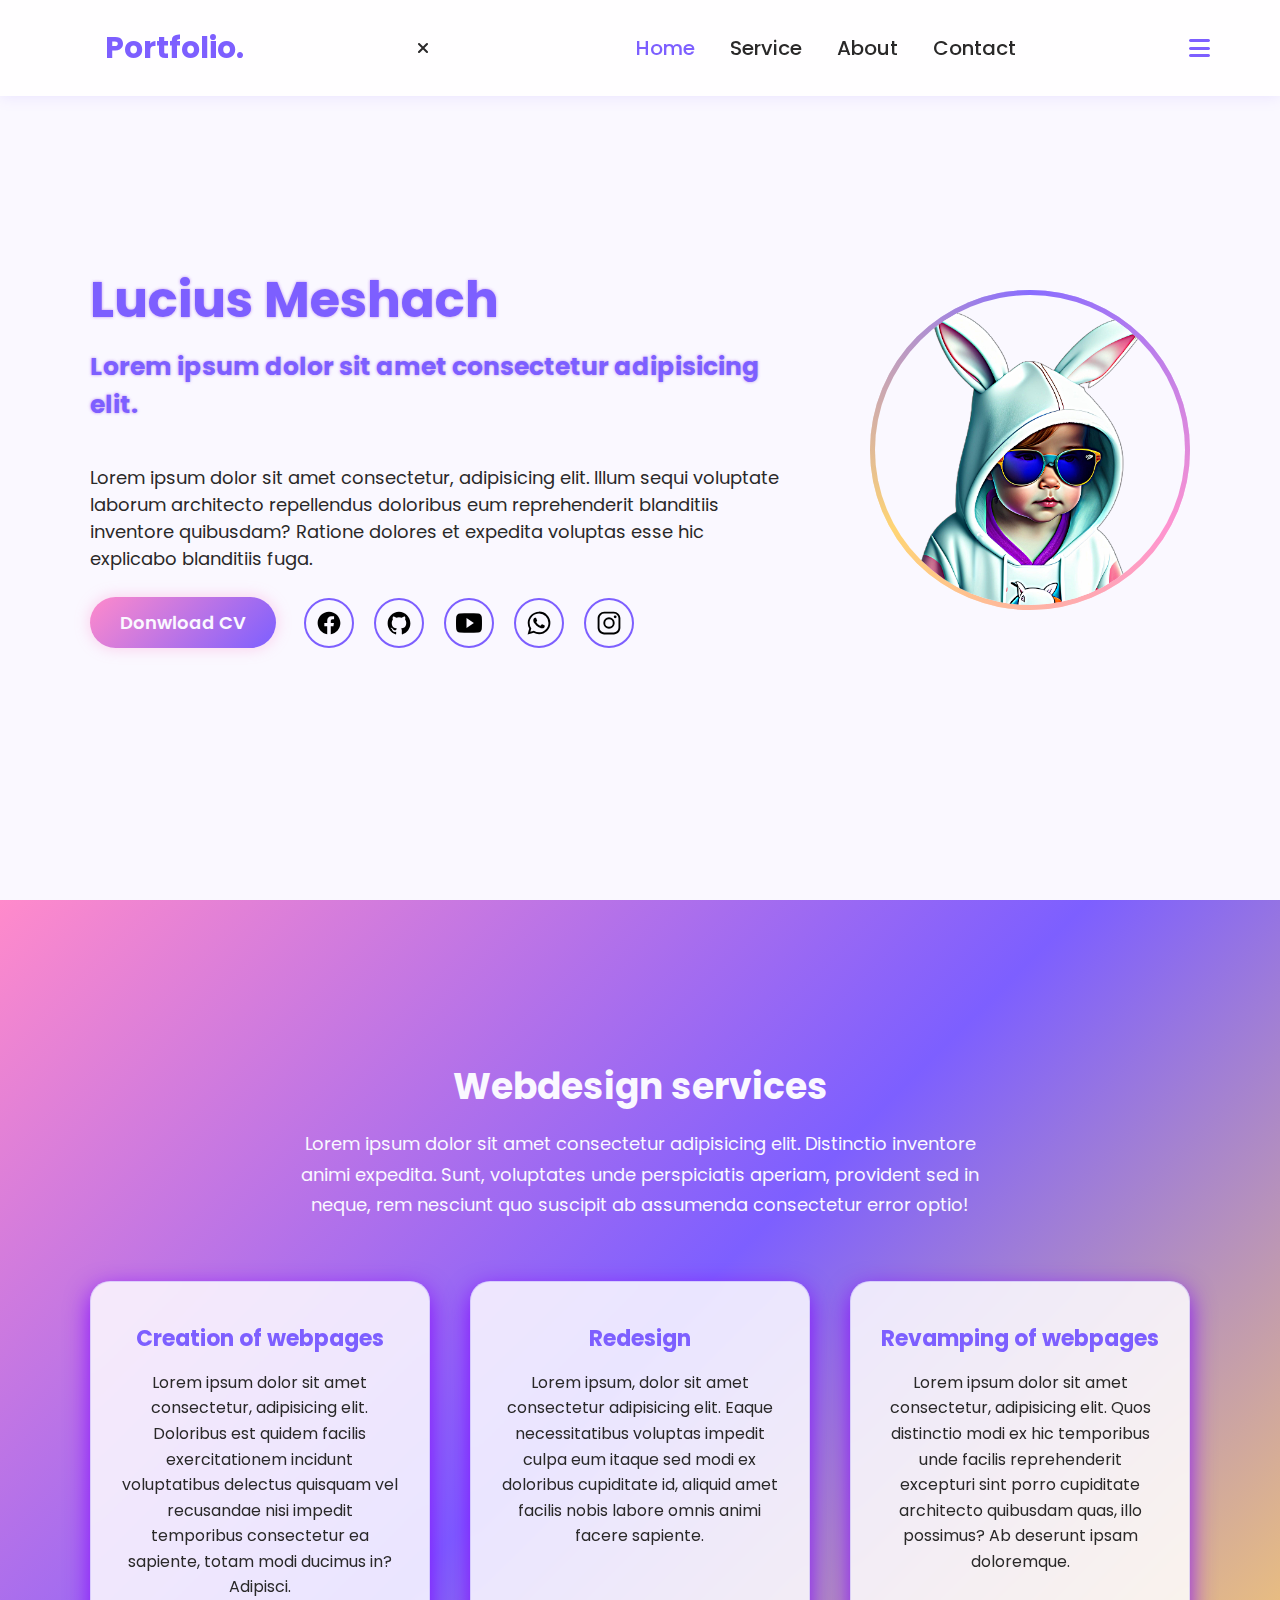
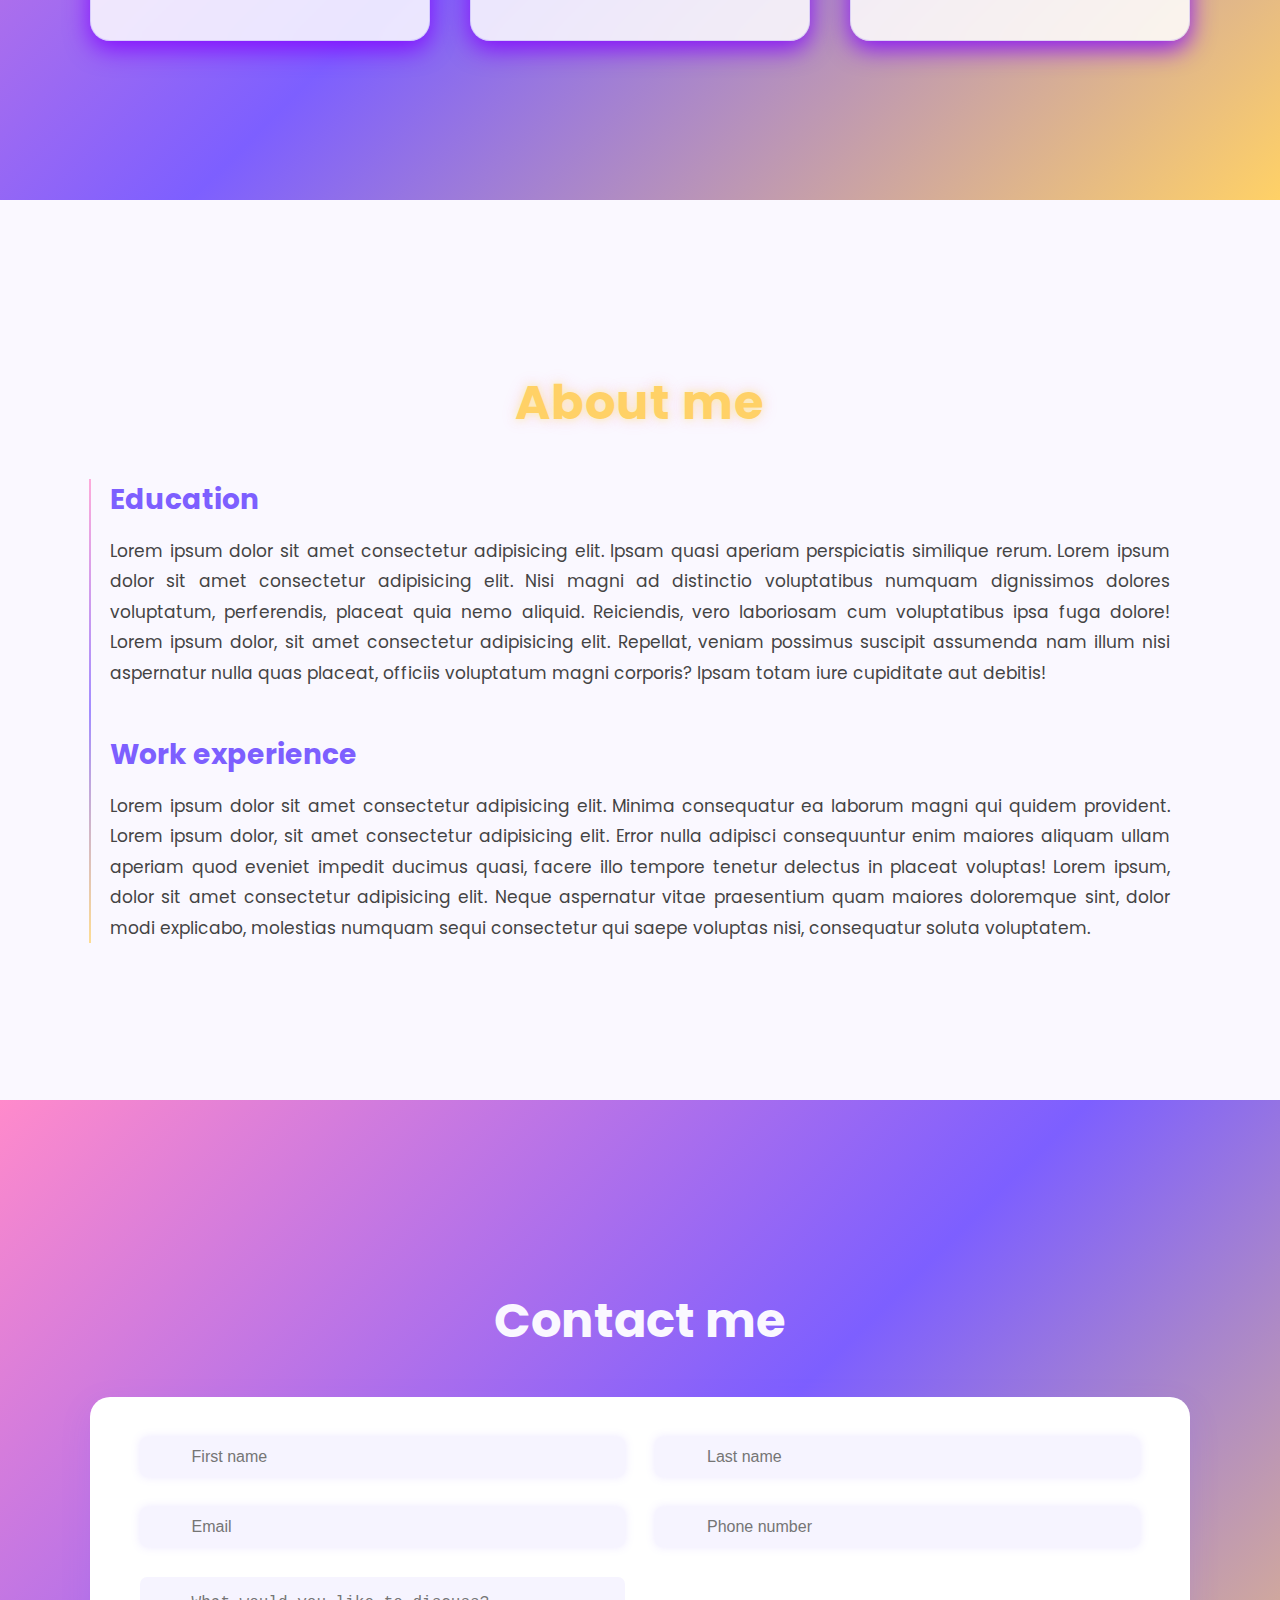
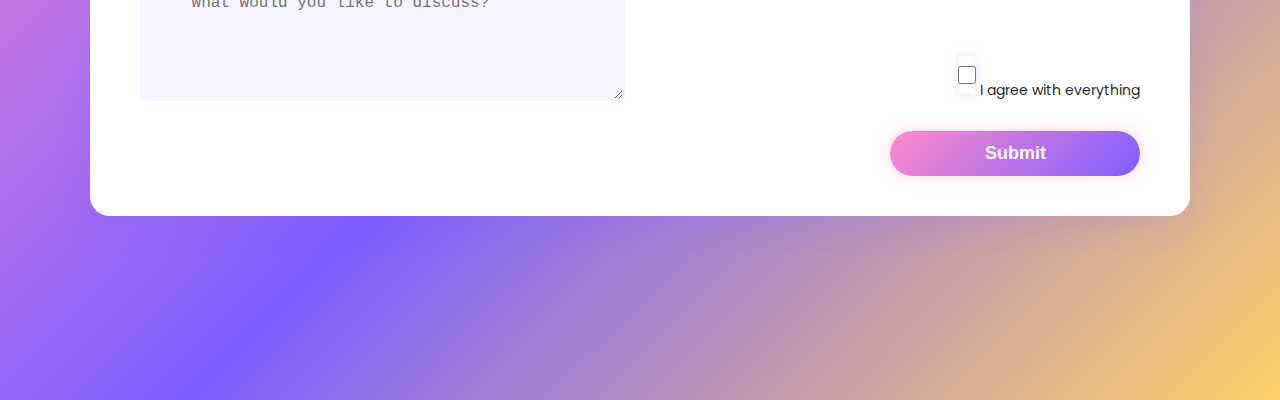
<file: portfolio3.html>
<!DOCTYPE html>
<html lang="zxx">
<head>
    <meta charset="UTF-8">
    <meta name="viewport" content="width=device-width, initial-scale=1.0">
    <link rel="stylesheet" href="portfolio2.css">
    <link rel="stylesheet" href="https://cdnjs.cloudflare.com/ajax/libs/font-awesome/6.5.0/css/all.min.css">
    <title>Document</title>
</head>
<body>
    <nav class="navbar">
        <a href="#" class="logo">Portfolio.</a>
        <div id="nav_links">
            <i class="fa fa-times" onclick="hideMenu()"></i>
        </div>
        <ul>
            <li class="active"><a href="#">Home</a></li>
            <li><a href="#service">Service</a></li>
            <li><a href="#about">About</a></li>
            <li><a href="#contact">Contact</a></li>
        </ul>
        <div id="nav_links">
            <i class="fa fa-bars" onclick="showMenu()"></i>
        </div>
    </nav>

    <section class="home">
        <div class="home-info">
            <h1>Lucius Meshach</h1>
            <h2>Lorem ipsum dolor sit amet consectetur adipisicing elit. </h2>
            <p>Lorem ipsum dolor sit amet consectetur, adipisicing elit. Illum sequi voluptate laborum architecto repellendus doloribus eum reprehenderit blanditiis inventore quibusdam? Ratione dolores et expedita voluptas esse hic explicabo blanditiis fuga.</p>
            <div class="btn-sci">
                <a href="#" class="btn">Donwload CV</a>
                <div class="sci">
                    <a href=""><img src="portfolio_images/logo-facebook.svg" alt="facebook"></a>
                    <a href=""><img src="portfolio_images/logo-github.svg" alt="github"></a>
                    <a href=""><img src="portfolio_images/logo-youtube.svg" alt="youtube"></a>
                    <a href=""><img src="portfolio_images/logo-whatsapp.svg" alt="whatsapp"></a>
                    <a href=""><img src="portfolio_images/logo-instagram.svg" alt="instagram"></a>
                </div>
            </div>
        </div>

        <div class="home-img">
            <div class="img-box">
                <div class="img-item">
                    <img src="portfolio_images/person_portfolio.png" alt="">
                </div>
            </div>
        </div>
    </section>

    <main>
        <!-- FEATURES SECTION -->
        <section id="service" class="feature-section">
            <div class="description">
                <h2>Webdesign services</h2>
                <p class="intro">
                Lorem ipsum dolor sit amet consectetur adipisicing elit. Distinctio inventore animi expedita. Sunt, voluptates unde perspiciatis aperiam, provident sed in neque, rem nesciunt quo suscipit ab assumenda consectetur error optio!
                </p>
            </div>
            

            <div class="features">
                <div class="feature-card">
                    <h3>Creation of webpages</h3>
                    <p>Lorem ipsum dolor sit amet consectetur, adipisicing elit. Doloribus est quidem facilis exercitationem incidunt voluptatibus delectus quisquam vel recusandae nisi impedit temporibus consectetur ea sapiente, totam modi ducimus in? Adipisci.</p>
                </div>

                <div class="feature-card">
                    <h3>Redesign</h3>
                    <p>Lorem ipsum, dolor sit amet consectetur adipisicing elit. Eaque necessitatibus voluptas impedit culpa eum itaque sed modi ex doloribus cupiditate id, aliquid amet facilis nobis labore omnis animi facere sapiente.</p>
                </div>

                <div class="feature-card">
                    <h3>Revamping of webpages</h3>
                    <p>Lorem ipsum dolor sit amet consectetur, adipisicing elit. Quos distinctio modi ex hic temporibus unde facilis reprehenderit excepturi sint porro cupiditate architecto quibusdam quas, illo possimus? Ab deserunt ipsam doloremque.</p>
                </div>
            </div>
        </section>

        <section id="about" class="about-me">
            <div> <h2>About me</h2> </div>
            
            <div class="about-section">
                <div class="about-education">
                    <h3>Education</h3>
                    <p>Lorem ipsum dolor sit amet consectetur adipisicing elit. 
                        Ipsam quasi aperiam perspiciatis similique rerum.
                    Lorem ipsum dolor sit amet consectetur adipisicing elit. 
                    Nisi magni ad distinctio voluptatibus numquam dignissimos dolores 
                    voluptatum, perferendis, placeat quia nemo aliquid. Reiciendis, vero 
                    laboriosam cum voluptatibus ipsa fuga dolore!
                    Lorem ipsum dolor, sit amet consectetur adipisicing elit.
                    Repellat, veniam possimus suscipit assumenda nam illum 
                    nisi aspernatur nulla quas placeat, officiis voluptatum magni 
                    corporis? Ipsam totam iure cupiditate aut debitis!</p>
                </div>
                <div class="about-experience">
                    <h3>Work experience</h3>
                    <p>Lorem ipsum dolor sit amet consectetur adipisicing elit.
                         Minima consequatur ea laborum magni qui quidem provident.
                        Lorem ipsum dolor, sit amet consectetur adipisicing elit. 
                        Error nulla adipisci consequuntur enim maiores aliquam ullam aperiam quod eveniet 
                        impedit ducimus quasi, facere illo tempore tenetur delectus in placeat voluptas!
                        Lorem ipsum, dolor sit amet consectetur adipisicing elit. Neque aspernatur
                        vitae praesentium quam maiores doloremque sint, dolor modi explicabo, molestias 
                        numquam sequi consectetur qui saepe voluptas nisi, consequatur soluta voluptatem.</p>
                </div>
            </div>
        </section>

        <section class="contact_me" id="contact"> 
            <h2>Contact me</h2>
            <form action="mysql/portfolio" method="POST">
                <input id="first_name" type="text" name="First_Name" placeholder="First name" maxlength="50" required>
                <input id="last_name" type="text" name="Last_Name" placeholder="Last name" maxlength="50" required>
                <input id="email" type="email" name="Email" placeholder="Email" maxlength="50" required>
                <input id="phone_number" type="tel" name="Phone_Number" placeholder="Phone number" maxlength="15" required>
                <textarea id="discussion" name="entry" rows="5" placeholder="What would you like to discuss?"></textarea>
                <div class="checkbox">
                    <input id="check" type="checkbox" required>
                    <label for="check">I agree with everything</label>
                </div>
                <button type="submit" class="btn-primary">Submit</button>
            </form>
        </section>
    </main>

<!--------- JavaScript for toggle menu --------->
    <script>

        let navLinks = document.getElementById("nav_links")

        function showMenu() {
            navLinks.style.right = "0";
        }

        function hideMenu() {
            navLinks.style.right = "-200px";
        }

    </script>
</body>
</html>
</file>
<file: portfolio2.css>
@import url('https://fonts.googleapis.com/css2?family=Poppins:ital,wght@0,100;0,200;0,300;0,400;0,500;0,600;0,700;0,800;0,900;1,100;1,200;1,300;1,400;1,500;1,600;1,700;1,800;1,900&display=swap');

:root {
  --pink: #ff8acb;
  --violet: #7d5fff;
  --yellow: #ffd166;
  --dark: #2a2929;
  --bg: #faf8ff;
}

* {
    margin: 0;
    padding: 0;
    box-sizing: border-box;
}

body {
  background: var(--bg);
  color: var(--dark);
  font-family: 'Poppins', sans-serif;
}

html {
  scroll-behavior: smooth;
}

/* NAVBAR CONTENT */

.navbar {
    position: fixed;
    left: 0;
    top: 0;
    width: 100%;
    padding: 25px 70px 25px 105px;
    background: rgba(255, 255, 255, 0.85);
    backdrop-filter: blur(10px);
    display: flex;
    justify-content: space-between;
    align-items: center;
    box-shadow: 0 0 15px rgba(125, 95, 255, 0.15);
    z-index: 1000;
    transition: 1s;
}

  .nav-links .fa {
    display: block;
    font-size: 24px;
    color: var(--violet);
    position: absolute;
    top: 20px;
    right: 20px;
    cursor: pointer;
  }

  nav .fa-bars {
    display: block;
    color: var(--violet);
    font-size: 24px;
    cursor: pointer;
  }

  .nav-links ul {
    display: flex;
    flex-direction: column;
    gap: 25px;
  }

  .nav-links {
    position: fixed;
    background: var(--bg);
    height: 100vh;
    width: 300px;
    top: 0;
    right: -300px;
    flex-direction: column;
    align-items: flex-start;
    padding: 60px 30px;
    transition: 0.5s;
    box-shadow: -5px 0 15px rgba(0,0,0,0.1);
  }

.navbar .logo {
    font-size: 30px;
    font-weight: 700;
    color: var(--violet);
}

.navbar ul {
    display: flex;
}

.navbar ul li {
    list-style: none;
    margin-left: 35px;
}

/*
@media (max-width: 700px) {
  .nav-links {
    position: fixed;
    background: var(--bg);
    height: 100vh;
    width: 300px;
    top: 0;
    right: 0px;
    flex-direction: column;
    align-items: flex-start;
    padding: 60px 30px;
    transition: 0.5s;
    box-shadow: -5px 0 15px rgba(0,0,0,0.1);
  }

  .nav-links.show {
    right: 0;
  }

  .nav-links .fa {
    display: block;
    font-size: 24px;
    color: var(--violet);
    position: absolute;
    top: 20px;
    right: 20px;
    cursor: pointer;
  }

  nav .fa-bars {
    display: block;
    color: var(--violet);
    font-size: 24px;
    cursor: pointer;
  }

  .nav-links ul {
    display: flex;
    flex-direction: column;
    gap: 25px;
  }
}

*/

a {
    font-size: 20px;
    font-weight: 500;
    color: var(--voilet);
    transition: 0.3s;
    text-decoration: none;
}

.navbar ul li a:hover,
.navbar ul li.active a {
    color: var(--violet);
}

.home {
    display: flex;
    align-items: center;
    justify-content: space-between;
    gap: 90px;
    height: 100vh;
    padding: 0px 7%;
    color: var(--violet);
}

.home-info h1,
.home-info h2 {
    font-size: 50px;
    text-shadow: 0 0 3px rgba(125, 95, 255, 0.5),
               0 0 3px rgba(255, 138, 203, 0.3);
}

.home-info h2 {
    font-size: 25px;
    margin-bottom: 40px;
}

.home-info p {
    font-size: 18px;
    margin: 10px 0 25px;
    color: var(--dark)
}

.home-info .btn-sci {
    display: flex;
    align-items: center;
}

.btn {
    display: inline-block;
}

.btn-primary,
.btn {
  background: linear-gradient(135deg, var(--pink), var(--violet));
  color: var(--bg);
  border: none;
  border-radius: 40px;
  padding: 12px 30px;
  font-size: 18px;
  font-weight: 600;
  cursor: pointer;
  box-shadow: 0 0 15px rgba(255, 138, 203, 0.4);
  transition: all 0.5s ease;
}

.btn-primary:hover
 {
  background: linear-gradient(135deg, var(--violet), var(--pink));
  box-shadow: 0 0 20px rgba(125, 95, 255, 0.5);
  transform: translateY(-2px);
}

.btn:hover {
  background: transparent;
  color: var(--violet);
  box-shadow: 0 0 15px var(--violet);
  border: var(--violet) solid transparent;
}

.home-info .btn-sci .sci {
    margin-left: 20px;
}

.sci a {
    display: inline-flex;
    width: 50px;
    padding: 10px;
    justify-content: center;
    align-items: center;
    border: 2px solid var(--violet);
    border-radius: 50%;
    margin: 0 8px;
    transition: 0.5s;
}

.sci a:hover {
    background: #7d5fff;
    box-shadow: 0 0 12px #7d5fff;
}

.img-item img {
    width: 375px;
}

.home-img {
  flex: 1;
  display: flex;
  justify-content: center;
  align-items: center;
}

.home-img .img-box {
    position: relative;
    width: 320px;
    height: 320px;
    border-radius: 50%;
    padding: 5px;
    display: flex;
    justify-content: center;
    align-items: center;
    overflow: hidden;
}

.home-img .img-box::before,
.home-img .img-box::after {
    content: '';
    position: absolute;
    width: 500px;
    height: 500px;
    background: conic-gradient(var(--violet), var(--pink), var(--yellow), var(--violet));
    animation: rotate 8s linear infinite;
    opacity: 0.7;
    z-index: 0;
}

.home-img .img-box .img-item {
    position: relative;
    width: 100%;
    height: 100%;
    background: #faf8ff;
    border-radius: 50%;
    display: flex;
    justify-content: center;
    overflow: hidden;
    z-index: 1;
}

.home-img .img-box .img-item img {
    position: absolute;
    display: block;
    width: 85%;
    object-fit: cover;
}

@keyframes rotate {
  from { transform: rotate(0deg); }
  to { transform: rotate(360deg); }
}

/* FEATURE SECTION */
.feature-section {
  text-align: center;
  min-height: 100vh;
  padding: 120px 7%;
  background: linear-gradient(135deg, var(--pink), var(--violet), var(--yellow));
  display: flex;
  flex-direction: column;
  align-items: center;
  justify-content: center;
}

.feature-section .description {
    text-align: center;
}

.feature-section .description h2 {
  font-size: 36px;
  color: var(--bg);
  margin-bottom: 15px;
}

.feature-section .description p.intro {
  font-size: 18px;
  color: var(--bg);
  max-width: 700px;
  margin: 0 auto 60px;
  line-height: 1.7;
}

.features {
  display: grid;
  grid-template-columns: 1fr 1fr 1fr;
  gap: 40px;
  width: 100%;
  max-width: 1400px;
}

.feature-card {
  background: rgba(255, 255, 255, 0.838);
  border: 1px solid rgba(125, 95, 255, 0.2);
  border-radius: 20px;
  padding: 40px 30px;
  text-align: center;
  box-shadow: 0 8px 25px rgba(132, 0, 255, 0.886);
  transition: 0.4s;
  backdrop-filter: blur(10px);
}

.feature-card:hover {
  transform: translateY(-10px);
  border-color: rgba(125, 95, 255, 0.4);
}

.feature-card h3 {
  font-size: 22px;
  color: var(--violet);
  margin-bottom: 15px;
}

.feature-card p {
  font-size: 16px;
  color: var(--dark);
  line-height: 1.6;
}

.feature-card::before {
  content: '';
  position: absolute;
  inset: 0;
  border-radius: 20px;
  background: conic-gradient(var(--pink), var(--violet), var(--yellow), var(--pink));
  opacity: 0;
  transition: 0.5s;
  z-index: -1;
}

.feature-card:hover::before {
  opacity: 0.2;
}

/* ----------- PROJECT SLIDER -------------*/

.project-slides {
  text-align: center;
  min-height: 100vh;
  padding: 100px 7% 135px;
  background: var(--bg);
  display: flex;
  flex-direction: column;
  align-items: center;
  justify-content: center;
  position: relative;
  overflow-x: hidden;
}

.slider-wrapper {
  position: relative;
  width: 900px;
  height: 520px;
  box-shadow: 0 15px 20px #50505083;
}

#open-btn {
  background: linear-gradient(135deg, var(--pink), var(--violet));
  color: var(--bg);
  border: none;
  border-radius: 40px;
  padding: 15px 50px;
  font-size: 18px;
  font-weight: 600;
  cursor: pointer;
  box-shadow: 0 0 15px rgba(255, 138, 203, 0.4);
  transition: all 0.5s ease;
  position: absolute;
  left: 23%;
  bottom: 7%;
}

.slides img.item {
    display: block;
    position: absolute;
    top: 90%;
    transform: translate(20%, -50%);
    width: 200px;
    height: 300px;
    border-radius: 20px;
    object-fit: cover;
    transition: 0.5s;
    box-shadow: 0 15px 20px #50505083;
    object-position: top;
}

.slider-wrapper .item:nth-child(1),
.slider-wrapper .item:nth-child(2) {
  top: 0;
  left: 0;
  transform: translate(0, 0);
  border-radius: 0;
  width: 100%;
  height: 100%;
  box-shadow: none;
  object-fit: cover;
}

.slider-wrapper .item:nth-child(3) {
  left: 50%;
}

.slider-wrapper .item:nth-child(4) {
  left: calc(50% + 220px);
}

.slider-wrapper .item:nth-child(5) {
  left: calc(50% + 440px);
}

.slider-wrapper .item:nth-child(n + 6) {
  left: calc(50% + 660px);
  opacity: 0;
}

.slider-wrapper button {
  position: absolute;
  top: 50%;
  transform: translateY(-50%);
  font-size: 2rem;
  padding: 10px 15px;
  background-color: rgba(0, 0, 0, 0.4);
  color: white;
  border: none;
  cursor: pointer;
  border-radius: 10%;
  transition: 0.3s ease;
}

.slider-wrapper button:hover {
  background-color: rgba(0, 0, 0, 0.7);
}

img.displaySlide {
  display: block;
  animation: fade .6s ease-in-out;
}

.slider-wrapper .prev {
  left: -70px;
}

.slider-wrapper .next {
  right: -70px;
}

@keyframes fade {
  from {
    opacity: .7
  }

  to {
    opacity: 1
  }
}

.hidden { display: none; }

.hidden-slides {
    opacity: 0;
    pointer-events: none;
    transition: opacity .5s ease;
}

.slides {
    transition: opacity .5s ease;
}

/* -------- COLOR CHANGING LOADER --------- */
.center{
  display:flex;
  text-align: center;
  justify-content:center;
  align-items: center;
}

.ring {
  position: absolute;
  width: 200px;
  height: 200px;
  border-radius: 50%;
  animation: ring 2s linear infinite;
}

@keyframes ring {
  0% {
    transform: rotate(0deg);
    box-shadow: 1px 5px 2px var(--violet);
  }
  50%{
    transform: rotate(180deg);
    box-shadow: 1px 5px 2px var(--pink);
  }
  100%{
    transform: rotate(360deg);
    box-shadow: 1px 5px 2px var(--yellow);
  }
}

.ring:before{
  position: absolute;
  content: '';
  left: 0;
  top: 0;
  height: 100%;
  width: 100%;
  border-radius: 50%;
  box-shadow: 0 0 5px rgba(255,255,255,.3);
}

span {
  color: #737373;
  font-size: 20px;
  letter-spacing: 1px;
  line-height: 200px;
}

/* ---------- POP UP WINDOW -------------- */

#modal {
  position: absolute;
  top: 50%;
  left: 50%;
  transform: translate(-50%, -50%);
  width: 1000px;
  height: 700px;
  border-radius: 10px;
  font-size: 2rem;
  display: flex;
  justify-content: space-between;
  align-items: center;
  animation: animatemodal;
  animation-duration: .4s;
}

#close-btn {
  cursor: pointer;
  font-size: 3rem;
  color: rgb(18, 5, 0);
  position: absolute;
  top: 3%;
  right: 3%;
  z-index: 10;
}

#modal-container {
  display: none;
  position: fixed;
  top: 0;
  left: 0;
  width: 100%;
  height: 100%;
  z-index: 100;
  background-color: rgba(0, 0, 0, 0.3);
}

#modal .full-img {
    max-width: 100%;
    max-height: 100%;
    display: block; 
    margin: auto; 
    border-radius: 8px; 
    object-fit: contain;
}

@keyframes animatemodal {
  from {
      top: -300px;
      opacity: 0;
  }

  to {
      top: 50%;
      opacity: 1;
  }
}


/* ---------ABOUT ME ------------ */

.about-me {
  min-height: 100vh;
  padding: 50px 5% 40px;
  background: var(--bg);
  color: var(--dark);
  display: flex;
  flex-direction: column;
  align-items: center;
  justify-content: center;
}

.about-me h2 {
  font-size: 48px;
  font-weight: 700;
  color: var(--yellow);
  text-align: center;
  margin-bottom: 40px;
  letter-spacing: 1px;
  text-shadow: 0 0 8px rgba(255, 247, 95, 0.5),
               0 0 16px rgba(255, 138, 203, 0.3);
}

.about-me .about-section {
  display: flex;
  flex-direction: column;
  gap: 45px;
  max-width: 1100px;
  width: 100%;
  position: relative;
}

.about-me .about-section::before {
  content: "";
  position: absolute;
  top: 0;
  bottom: 0;
  width: 2px;
  background: linear-gradient(to bottom, var(--pink), var(--violet), var(--yellow));
  transform: translateX(-50%);
  opacity: 0.7;
}

.about-education,
.about-experience {
  padding: 0 20px;
}

.about-education h3,
.about-experience h3 {
  font-size: 28px;
  color: var(--violet);
  margin-bottom: 15px;
}

.about-education p,
.about-experience p {
  font-size: 17px;
  line-height: 1.8;
  color: #444;
  text-align: justify;
}

.about-education:hover h3,
.about-experience:hover h3 {
  color: var(--yellow);
  transition: 0.3s;
}


/* =========== VALIDATION FORM ==================== */

.contact_me {
  min-height: 100vh;
  padding: 100px 7%;
  background: linear-gradient(135deg, var(--pink), var(--violet), var(--yellow));
  display: flex;
  flex-direction: column;
  align-items: center;
  justify-content: center;
}

.contact_me h2 {
  font-size: 48px;
  font-weight: 700;
  color: var(--bg);
  margin-bottom: 40px;
}

.contact_me form {
  width: 100%;
  max-width: 1400px;
  background: #fff;
  padding: 40px 50px;
  border-radius: 20px;
  box-shadow: 0 10px 30px rgba(125, 95, 255, 0.15);
  display: grid;
  grid-template-columns: 1fr 1fr;
  grid-template-areas: 
  "box-1 box-2"
  "box-3 box-4"
  "box-5 box-5";
  gap: 30px;
  transition: 0.3s ease;
}

.box-1 { grid-area: box-1; }
.box-2 { grid-area: box-2; }
.box-3 { grid-area: box-3; }
.box-4 { grid-area: box-4; }
.box-5 { grid-area: box-5; }

.btn-primary {
  grid-column: 2;
  justify-self: end;
  align-self: end;
  width: 250px;
}


.contact_me .checkbox input {
  width: 18px;
}

.contact_me textarea {
  justify-content: stretch;
}


.contact_me input,
.contact_me textarea {
  width: 100%;
  border: 2px solid transparent;
  border-radius: 7px;
  background: #f6f4ff;
  font-size: 16px;
  color: var(--dark);
  transition: all 0.3s ease;
  padding: 15px 40px 15px 50px;
}

.contact_me input:focus,
.contact_me textarea:focus {
  outline: none;
  border-color: var(--violet);
  background: #ffffff;
  box-shadow: 0 0 10px rgba(125, 95, 255, 0.2);
}

.contact_me .checkbox {
  font-size: 14px;
  color: var(--dark);
  grid-column: 2;
  justify-self: end;
  align-self: end;
}

#check {
  background: #ffffff;
}


/* ============ SUBMISSION FORM STYLE ERRORS =============*/

#submission-form div span {
  display: block;
  color: #d51222;
  font-size: 0.9rem;
  margin-top: 5px;
}

.box-1,
.box-2,
.box-3,
.box-4,
.box-5 {
  position: relative;
}

form div.shake {
  animation: shake 0.3s ease-in-out;
}


/* ERROR ICONS */

form div .fa-solid {
  position: absolute;
  left: 20px;
  top: 50%;
  transform: translateY(0%);
  font-size: 18px;
  color: rgb(132, 128, 135);
}

form div .fa-comment {
  left: 20px;
  top: 27%;
  transform: translateY(0%);
}

form div .fa-exclamation-circle {
  position: absolute;
  right: 20px;
  top: 50%;
  transform: translateY(-50%);
  font-size: 18px;
  color: #df303fe2;
  transition: opacity 0.3s ease;
  opacity: 0;
}

form div.error .fa-solid {
  transform: translateY(-50%);

}

form div.error .fa-exclamation-circle { 
  opacity: 1;
}

form div.error input,
form div.error textarea {
  border-color: #df303e;
}

@keyframes shake {
  0%, 100% {
    margin-left: 0;
  }
  20%, 80% {
    margin-left: -12px;
  }
  40%, 60% {
    margin-left: 12px;
  }
}

/* --------------- Color Palette Generator ------------- */

.generator_background {
  display: flex;
  flex-direction: column;
  justify-content: center;
  align-items: center;
  background-color: #faf8ff;
  min-height: 100vh;
}

h1 {
  font-size: 48px;
  font-weight: 700;
  color: var(--violet);
  padding: 10px 0;
}

.palette-container {
  width: 100%;
  max-width: 800px;
  text-align: center;
}

#palette-grid {
  display: flex;
  justify-self: center;
  gap: 15px;
  margin-top: 20px;
}

.palette_choices {
  display: flex;
  align-items: center;
  flex-direction: column;
  gap: 20px;
  margin-bottom: 50px;
  width: 100%;
}

.color-box {
  height: 200px;
  width: 170px;
  display: flex;
  justify-content: center;
  align-items: flex-end;
  padding: 10px;
  color: white;
  font-weight: bold;
  cursor: pointer;
  position: relative;
  transition: transform 0.3s ease;
}

.color-box:hover {
  transform: scale(1.05);
}

.color-code {
  background: hsla(0, 0%, 0%, 0.6);
  padding: 4px 8px;
  border-radius: 5px;
  display: inline-block;
  line-height: 1;
}

#generate-btn {
  background: linear-gradient(135deg, var(--pink), var(--violet));
  color: var(--bg);
  border: none;
  border-radius: 40px;
  padding: 12px 30px;
  font-size: 18px;
  font-weight: 600;
  cursor: pointer;
  box-shadow: 0 0 15px rgba(255, 138, 203, 0.4);
  transition: all 0.5s ease;
}

input {
  height: 40px;
  border: none;
  outline: none;
  font-size: 16px;
  background-color: white;
  line-height: 60px;
  color: rgb(81, 78, 78);
  border-radius: 10px;
  padding: 18px 15px;
  box-shadow: 0 0 10px rgba(125, 95, 255, 0.15);
}

#color-mode {
  padding: 10px;
  border-radius: 12px;
  margin-right: 10px;
  width: 280px;
  background: white;
  color: rgb(81, 78, 78);
  border: 2px solid transparent;
  box-shadow: 0 0 10px rgba(125, 95, 255, 0.15);
}

.number-input {
  width: 55px;
  text-align: center;
}

select {
  padding: 8px;
  width: 100%;
  outline: none;
  border: none;
  background-color: white;
  font-size: 16px;
  width: 35%;
  color: rgb(108, 105, 105);
}
</file>
